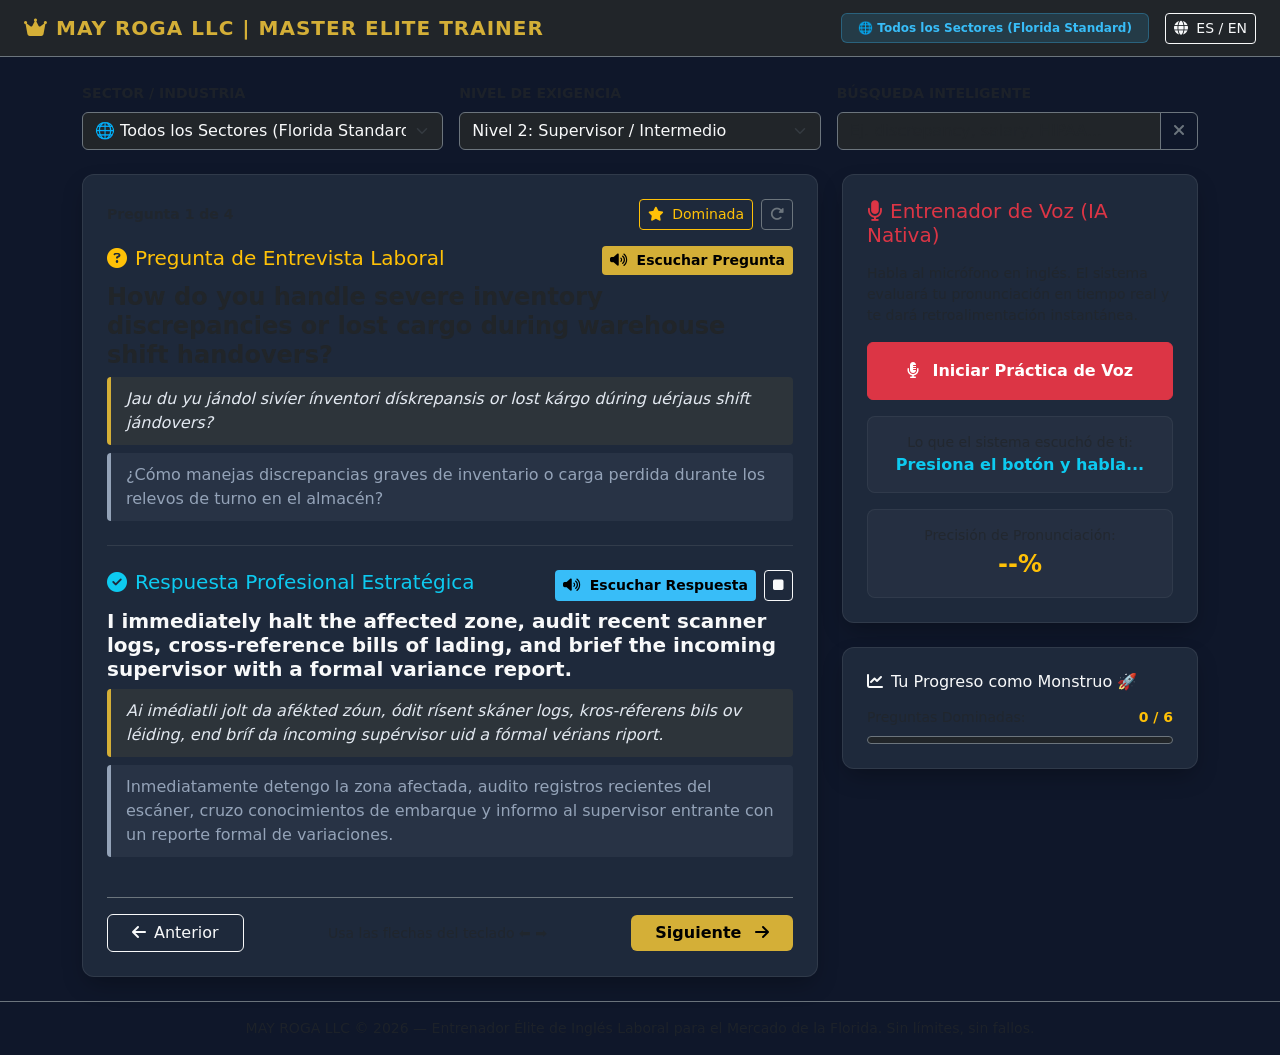
<file: index.html>
<!DOCTYPE html>
<html lang="es">
<head>
    <meta charset="UTF-8">
    <meta name="viewport" content="width=device-width, initial-scale=1.0">
    <title>MAY ROGA LLC | Entrenador Élite de Inglés Laboral</title>
    <!-- Bootstrap 5 CSS & FontAwesome para iconos profesionales -->
    <link href="https://cdn.jsdelivr.net/npm/bootstrap@5.3.2/dist/css/bootstrap.min.css" rel="stylesheet">
    <link rel="stylesheet" href="https://cdnjs.cloudflare.com/ajax/libs/font-awesome/6.4.2/css/all.min.css">
    <style>
        :root {
            --bg-dark: #0f172a;
            --bg-card: #1e293b;
            --accent-gold: #d4af37;
            --accent-blue: #38bdf8;
            --text-main: #f8fafc;
            --text-muted: #94a3b8;
        }

        body {
            background-color: var(--bg-dark);
            color: var(--text-main);
            font-family: 'Inter', system-ui, -apple-system, sans-serif;
            min-height: 100vh;
            display: flex;
            flex-direction: column;
        }

        .navbar-brand {
            font-weight: 800;
            letter-spacing: 1px;
            color: var(--accent-gold) !important;
        }

        .card-custom {
            background-color: var(--bg-card);
            border: 1px solid rgba(255, 255, 255, 0.08);
            border-radius: 12px;
            box-shadow: 0 10px 25px -5px rgba(0, 0, 0, 0.3);
        }

        .btn-gold {
            background-color: var(--accent-gold);
            color: #000;
            font-weight: 700;
            border: none;
            transition: all 0.3s ease;
        }

        .btn-gold:hover {
            background-color: #b3922d;
            color: #000;
            transform: translateY(-1px);
        }

        .btn-cyan {
            background-color: var(--accent-blue);
            color: #000;
            font-weight: 700;
            border: none;
        }

        .btn-cyan:hover {
            background-color: #0ea5e9;
            color: #000;
        }

        .badge-sector {
            background-color: rgba(56, 189, 248, 0.15);
            color: var(--accent-blue);
            font-weight: 600;
            border: 1px solid rgba(56, 189, 248, 0.3);
        }

        .phonetic-box {
            background-color: rgba(212, 175, 55, 0.08);
            border-left: 4px solid var(--accent-gold);
            padding: 10px 15px;
            border-radius: 4px;
            font-style: italic;
            color: #e2e8f0;
        }

        .translation-box {
            background-color: rgba(148, 163, 184, 0.08);
            border-left: 4px solid var(--text-muted);
            padding: 10px 15px;
            border-radius: 4px;
            color: var(--text-muted);
        }

        .pulse-recording {
            animation: pulse-red 1.5s infinite;
        }

        @keyframes pulse-red {
            0% { transform: scale(1); box-shadow: 0 0 0 0 rgba(239, 68, 68, 0.7); }
            70% { transform: scale(1.05); box-shadow: 0 0 0 10px rgba(239, 68, 68, 0); }
            100% { transform: scale(1); box-shadow: 0 0 0 0 rgba(239, 68, 68, 0); }
        }

        .stats-box {
            background: rgba(255, 255, 255, 0.03);
            border-radius: 8px;
            padding: 15px;
            text-align: center;
            border: 1px solid rgba(255, 255, 255, 0.05);
        }
    </style>
</head>
<body>

    <!-- NAVBAR -->
    <nav class="navbar navbar-expand-lg navbar-dark bg-dark border-bottom border-secondary">
        <div class="container-fluid px-4">
            <a class="navbar-brand" href="#"><i class="fa-solid fa-crown me-2"></i>MAY ROGA LLC | MASTER ELITE TRAINER</a>
            <div class="d-flex align-items-center gap-3">
                <span class="badge badge-sector px-3 py-2" id="currentSectorBadge">General / Todos los Sectores</span>
                <button class="btn btn-sm btn-outline-light" onclick="toggleLanguage()"><i class="fa-solid fa-globe me-1"></i> <span id="langBtnText">ES / EN</span></button>
            </div>
        </div>
    </nav>

    <!-- MAIN CONTAINER -->
    <div class="container my-4 flex-grow-1">
        
        <!-- CONTROLS & FILTERS -->
        <div class="row g-3 mb-4">
            <div class="col-md-4">
                <label class="form-label text-muted small fw-bold">SECTOR / INDUSTRIA</label>
                <select class="form-select bg-dark text-light border-secondary" id="sectorSelect" onchange="filterQuestions()">
                    <option value="all">🌐 Todos los Sectores (Florida Standard)</option>
                    <option value="logistica">📦 Logística, Almacén y Puertos</option>
                    <option value="aerolineas">✈️ Aerolíneas & Aviación (Avianca / Ground Ops)</option>
                    <option value="hospitales">🏥 Hospitales: Management, Compliance & Seguridad</option>
                    <option value="gobierno">🏛️ Gobierno, Compras y Administración</option>
                    <option value="restaurantes">🍽️ Restaurantes, Ventas y Servicio al Cliente</option>
                    <option value="situaciones">⚡ Situaciones Difíciles, Conflictos y Salario</option>
                </select>
            </div>
            <div class="col-md-4">
                <label class="form-label text-muted small fw-bold">NIVEL DE EXIGENCIA</label>
                <select class="form-select bg-dark text-light border-secondary" id="levelSelect">
                    <option value="1">Nivel 1: Operativo / Entry Level</option>
                    <option value="2" selected>Nivel 2: Supervisor / Intermedio</option>
                    <option value="3">Nivel 3: Gerente / Directivo / Monstruo 🚀</option>
                </select>
            </div>
            <div class="col-md-4">
                <label class="form-label text-muted small fw-bold">BÚSQUEDA INTELIGENTE</label>
                <div class="input-group">
                    <input type="text" class="form-control bg-dark text-light border-secondary" id="searchInput" placeholder="Ej. discrepancy, salary, HIPAA..." onkeyup="filterQuestions()">
                    <button class="btn btn-outline-secondary" type="button" onclick="clearSearch()"><i class="fa-solid fa-xmark"></i></button>
                </div>
            </div>
        </div>

        <!-- DASHBOARD GRID -->
        <div class="row g-4">
            
            <!-- PANEL PRINCIPAL DE PREGUNTA Y RESPUESTA -->
            <div class="col-lg-8">
                <div class="card card-custom p-4 h-100 d-flex flex-column justify-content-between">
                    <div>
                        <!-- HEADER DE PROGRESO -->
                        <div class="d-flex justify-content-between align-items-center mb-3">
                            <span class="text-muted small fw-bold" id="counterIndicator">Pregunta 1 de 10</span>
                            <div class="d-flex gap-2">
                                <button class="btn btn-sm btn-outline-warning" onclick="markAsMastered()"><i class="fa-solid fa-star me-1"></i> <span id="masteredBtnText">Dominada</span></button>
                                <button class="btn btn-sm btn-outline-secondary" onclick="resetProgress()"><i class="fa-solid fa-rotate-right"></i></button>
                            </div>
                        </div>

                        <!-- PREGUNTA -->
                        <div class="mb-4">
                            <div class="d-flex justify-content-between align-items-start mb-2">
                                <h5 class="text-warning mb-0"><i class="fa-solid fa-circle-question me-2"></i>Pregunta de Entrevista Laboral</h5>
                                <button class="btn btn-sm btn-gold" onclick="speakCurrent('question')"><i class="fa-solid fa-volume-high me-1"></i> Escuchar Pregunta</button>
                            </div>
                            <h3 class="fw-bold fs-4 mb-2" id="qTextEn">-</h3>
                            <div class="phonetic-box mb-2" id="qTextPhonetic">-</div>
                            <div class="translation-box" id="qTextEs">-</div>
                        </div>

                        <hr class="border-secondary my-4">

                        <!-- RESPUESTA SUGERIDA -->
                        <div class="mb-3">
                            <div class="d-flex justify-content-between align-items-start mb-2">
                                <h5 class="text-info mb-0"><i class="fa-solid fa-circle-check me-2"></i>Respuesta Profesional Estratégica</h5>
                                <div class="d-flex gap-2">
                                    <button class="btn btn-sm btn-cyan" onclick="speakCurrent('answer')"><i class="fa-solid fa-volume-high me-1"></i> Escuchar Respuesta</button>
                                    <button class="btn btn-sm btn-outline-light" onclick="stopAudio()"><i class="fa-solid fa-stop"></i></button>
                                </div>
                            </div>
                            <h4 class="fw-bold fs-5 mb-2 text-light" id="aTextEn">-</h4>
                            <div class="phonetic-box mb-2" id="aTextPhonetic">-</div>
                            <div class="translation-box" id="aTextEs">-</div>
                        </div>
                    </div>

                    <!-- NAVEGACIÓN Y CONTROLES INFERIORES -->
                    <div>
                        <div class="d-flex justify-content-between align-items-center mt-4 pt-3 border-top border-secondary">
                            <button class="btn btn-outline-light px-4" onclick="prevQuestion()"><i class="fa-solid fa-arrow-left me-2"></i>Anterior</button>
                            <span class="text-muted small" id="shortcutHint">Usa las flechas del teclado ⬅️ ➡️</span>
                            <button class="btn btn-gold px-4" onclick="nextQuestion()">Siguiente <i class="fa-solid fa-arrow-right ms-2"></i></button>
                        </div>
                    </div>
                </div>
            </div>

            <!-- PANEL LATERAL DE ENTRENAMIENTO DE VOZ Y ESTADÍSTICAS -->
            <div class="col-lg-4">
                <div class="card card-custom p-4 mb-4">
                    <h5 class="text-danger mb-3"><i class="fa-solid fa-microphone me-2"></i>Entrenador de Voz (IA Nativa)</h5>
                    <p class="text-muted small">Habla al micrófono en inglés. El sistema evaluará tu pronunciación en tiempo real y te dará retroalimentación instantánea.</p>
                    
                    <div class="d-grid gap-2 mb-3">
                        <button class="btn btn-danger py-3 fw-bold" id="micBtn" onclick="toggleSpeechRecognition()">
                            <i class="fa-solid fa-microphone-lines me-2"></i> <span id="micBtnText">Iniciar Práctica de Voz</span>
                        </button>
                    </div>

                    <div class="stats-box mb-3">
                        <span class="text-muted small d-block">Lo que el sistema escuchó de ti:</span>
                        <span class="fs-6 fw-bold text-info" id="userTranscript">Presiona el botón y habla...</span>
                    </div>

                    <div class="stats-box">
                        <span class="text-muted small d-block">Precisión de Pronunciación:</span>
                        <span class="fs-4 fw-bold text-warning" id="accuracyScore">--%</span>
                    </div>
                </div>

                <!-- ESTADÍSTICAS GLOBALES -->
                <div class="card card-custom p-4">
                    <h6 class="text-light mb-3"><i class="fa-solid fa-chart-line me-2"></i>Tu Progreso como Monstruo 🚀</h6>
                    <div class="d-flex justify-content-between text-muted small mb-2">
                        <span>Preguntas Dominadas:</span>
                        <span class="text-warning fw-bold" id="masteredCount">0 / 0</span>
                    </div>
                    <div class="progress bg-dark border border-secondary" style="height: 8px;">
                        <div class="progress-bar bg-warning" id="masteredProgressBar" role="progressbar" style="width: 0%;"></div>
                    </div>
                </div>
            </div>

        </div>

    </div>

    <!-- FOOTER -->
    <footer class="text-center py-3 border-top border-secondary text-muted small">
        MAY ROGA LLC © 2026 — Entrenador Élite de Inglés Laboral para el Mercado de la Florida. Sin límites, sin fallos.
    </footer>

    <!-- SCRIPT ÉLITE INTEGRADO -->
    <script>
        // BASE DE DATOS MAESTRA DE ALTO RENDIMIENTO (EXPANDIDA Y PROFESIONAL)
        const masterDatabase = [
            {
                sector: "logistica",
                level: 2,
                qEn: "How do you handle severe inventory discrepancies or lost cargo during warehouse shift handovers?",
                qPhonetic: "Jau du yu jándol sivíer ínventori dískrepansis or lost kárgo dúring uérjaus shift jándovers?",
                qEs: "¿Cómo manejas discrepancias graves de inventario o carga perdida durante los relevos de turno en el almacén?",
                aEn: "I immediately halt the affected zone, audit recent scanner logs, cross-reference bills of lading, and brief the incoming supervisor with a formal variance report.",
                aPhonetic: "Ai imédiatli jolt da afékted zóun, ódit rísent skáner logs, kros-réferens bils ov léiding, end bríf da íncoming supérvisor uid a fórmal vérians riport.",
                aEs: "Inmediatamente detengo la zona afectada, audito registros recientes del escáner, cruzo conocimientos de embarque y informo al supervisor entrante con un reporte formal de variaciones."
            },
            {
                sector: "aerolineas",
                level: 3,
                qEn: "What immediate escalation protocol do you follow when a dangerous goods (DG) documentation error is detected at ramp side?",
                qPhonetic: "Uát imédiatli eskaléishon prótokol du yu fólou uen a déindjerous guds dokyumentéishon éror iz detékted at ramp sáid?",
                qEs: "¿Qué protocolo de escalamiento inmediato sigues cuando se detecta un error de documentación de mercancías peligrosas (DG) en rampa?",
                aEn: "I instantly notify the load master and station manager, hold the aircraft loading operation per safety guidelines, and rectify the dangerous goods declaration before clearance.",
                aPhonetic: "Ai ínstantli nóutifai da lóud máster end stéishon mánager, jold da érkraft lóuding operéishon per séifti gáidlains, end réktifai da déindjerous guds deklaréishon bifór klíarans.",
                aEs: "Notifico al instante al jefe de carga y al gerente de estación, detengo la operación de carga según las normas de seguridad y rectifico la declaración antes de la autorización."
            },
            {
                sector: "hospitales",
                level: 3,
                qEn: "How do you ensure strict HIPAA compliance and data security when handling confidential patient records in hospital administration?",
                qPhonetic: "Jau du yu enshúr strikt jípa kompláians end déita sekliúriti uen jándling konfidénshal péishont récordz in jóspital administréishon?",
                qEs: "¿Cómo garantizas el cumplimiento estricto de HIPAA y la seguridad de datos al manejar registros confidenciales de pacientes en administración hospitalaria?",
                aEn: "I enforce role-based system access controls, conduct routine audit logs reviews, and ensure secure physical and digital document disposal protocols.",
                aPhonetic: "Ai enfórs róul-beist sístem ákses kóntrols, kondákt rúutin ódit logs riviús, end enshúr sikiúr fízikal end dídjital dókyument dispóusal prótokols.",
                aEs: "Aplico controles de acceso basados en roles, reviso registros de auditoría y garantizo protocolos seguros de eliminación de documentos físicos y digitales."
            },
            {
                sector: "gobierno",
                level: 2,
                qEn: "How do you manage public procurement compliance and vendor documentation under state and federal guidelines?",
                qPhonetic: "Jau du yu mánadsh públik prokliúrment kompláians end vvendor dokyumentéishon ánder steit end féderal gáidlains?",
                qEs: "¿Cómo manejas el cumplimiento de compras públicas y la documentación de proveedores bajo directrices estatales y federales?",
                aEn: "I verify all vendor certifications, ensure transparent bidding records, and strictly adhere to compliance regulations without exception.",
                aPhonetic: "Ai vérifai ol vvendor sertifikéishons, enshúr tránsparent bíding récordz, end striktli adjíar tu kompláians regyuléishons uidout eksépshon.",
                aEs: "Verifico todas las certificaciones de proveedores, aseguro registros de licitación transparentes y cumplo estrictamente con las regulaciones sin excepción."
            },
            {
                sector: "situaciones",
                level: 2,
                qEn: "Tell me about a time you handled an intense conflict with a difficult coworker or a demanding client in a high-pressure Florida workplace.",
                qPhonetic: "Tel mi abáut a táim yu jándled an inténs konflikt uid a dífikult kúorker or a demánding kliént in a jái-presher Flórida uérkpleis?",
                qEs: "Cuéntame sobre una ocasión en que manejaste un conflicto intenso con un compañero difícil o un cliente exigente en un entorno de alta presión en Florida.",
                aEn: "I remained completely calm, actively listened to their core concerns, identified a practical middle-ground solution, and resolved the issue professionally.",
                aPhonetic: "Ai riméind komplítli kám, áktivli lísened tu their kór onsérns, idéntified a práktikal mídel-graund solúshon, end rizólved da íshyu prófeshonali.",
                aEs: "Me mantuve completamente calmado, escuché activamente sus preocupaciones principales, identifiqué una solución práctica intermedia y resolví el problema profesionalmente."
            },
            {
                sector: "restaurantes",
                level: 1,
                qEn: "How do you prioritize your tables and orders during a massive rush hour in a busy restaurant?",
                qPhonetic: "Jau du yu práioritaić yur téibels end órders dúring a másiv rash áur in a bízi réstorant?",
                qEs: "¿Cómo priorizas tus mesas y órdenes durante una hora pico masiva en un restaurante ocupado?",
                aEn: "I organize orders by priority, communicate constantly with the kitchen staff, and provide friendly, transparent updates to my guests.",
                aPhonetic: "Ai órganiz órders bai práioriti, komyúnikeit kónstantli uid da kítchen staf, end prováid fréndli, tránsparent apdéits tu mai gésts.",
                aEs: "Organizo los pedidos por prioridad, me comunico constantemente con el personal de cocina y doy actualizaciones amigables y transparentes a mis invitados."
            }
        ];

        let filteredList = [...masterDatabase];
        let currentIndex = 0;
        let masteredQuestions = JSON.parse(localStorage.getItem('mastered_questions')) || [];
        let recognition = null;
        let isRecording = false;

        // INICIALIZACIÓN
        function initApp() {
            filterQuestions();
            updateStats();
        }

        function filterQuestions() {
            const sector = document.getElementById('sectorSelect').value;
            const level = parseInt(document.getElementById('levelSelect').value);
            const search = document.getElementById('searchInput').value.toLowerCase();

            filteredList = masterDatabase.filter(item => {
                const matchSector = (sector === 'all' || item.sector === sector);
                const matchLevel = (item.level <= level);
                const matchSearch = item.qEn.toLowerCase().includes(search) || item.qEs.toLowerCase().includes(search) || item.aEn.toLowerCase().includes(search);
                return matchSector && matchLevel && matchSearch;
            });

            currentIndex = 0;
            renderCurrent();
        }

        function renderCurrent() {
            if (filteredList.length === 0) {
                document.getElementById('qTextEn').innerText = "No se encontraron preguntas con estos filtros.";
                document.getElementById('qTextPhonetic').innerText = "";
                document.getElementById('qTextEs').innerText = "";
                document.getElementById('aTextEn').innerText = "";
                document.getElementById('aTextPhonetic').innerText = "";
                document.getElementById('aTextEs').innerText = "";
                document.getElementById('counterIndicator').innerText = "0 de 0";
                return;
            }

            const current = filteredList[currentIndex];
            document.getElementById('qTextEn').innerText = current.qEn;
            document.getElementById('qTextPhonetic').innerText = current.qPhonetic;
            document.getElementById('qTextEs').innerText = current.qEs;

            document.getElementById('aTextEn').innerText = current.aEn;
            document.getElementById('aTextPhonetic').innerText = current.aPhonetic;
            document.getElementById('aTextEs').innerText = current.aEs;

            document.getElementById('counterIndicator').innerText = `Pregunta ${currentIndex + 1} de ${filteredList.length}`;
            
            // Actualizar selector sector badge
            const sectorText = document.getElementById('sectorSelect').options[document.getElementById('sectorSelect').selectedIndex].text;
            document.getElementById('currentSectorBadge').innerText = sectorText;
        }

        function nextQuestion() {
            if (currentIndex < filteredList.length - 1) {
                currentIndex++;
                renderCurrent();
            }
        }

        function prevQuestion() {
            if (currentIndex > 0) {
                currentIndex--;
                renderCurrent();
            }
        }

        function clearSearch() {
            document.getElementById('searchInput').value = '';
            filterQuestions();
        }

        // MOTOR DE VOZ NATIVO (SPEECH SYNTHESIS)
        function speakCurrent(type) {
            window.speechSynthesis.cancel();
            const current = filteredList[currentIndex];
            if (!current) return;

            const textToSpeak = (type === 'question') ? current.qEn : current.aEn;
            const utterance = new SpeechSynthesisUtterance(textToSpeak);
            utterance.lang = 'en-US';
            utterance.rate = 0.88; // Velocidad profesional de entrenamiento
            utterance.pitch = 1.0;
            window.speechSynthesis.speak(utterance);
        }

        function stopAudio() {
            window.speechSynthesis.cancel();
        }

        // RECONOCIMIENTO DE VOZ (SPEECH RECOGNITION)
        function toggleSpeechRecognition() {
            const SpeechRecognition = window.SpeechRecognition || window.webkitSpeechRecognition;
            if (!SpeechRecognition) {
                alert("Tu navegador no soporta reconocimiento de voz nativo. Utiliza Google Chrome.");
                return;
            }

            if (isRecording) {
                if (recognition) recognition.stop();
                return;
            }

            recognition = new SpeechRecognition();
            recognition.lang = 'en-US';
            recognition.interimResults = false;
            recognition.maxAlternatives = 1;

            recognition.onstart = () => {
                isRecording = true;
                const btn = document.getElementById('micBtn');
                btn.classList.add('pulse-recording');
                document.getElementById('micBtnText').innerText = "Escuchando... (Habla claro)";
                document.getElementById('userTranscript').innerText = "Analizando voz...";
            };

            recognition.onresult = (event) => {
                const transcript = event.results[0][0].transcript;
                document.getElementById('userTranscript').innerText = `"${transcript}"`;
                
                // Simulación de cálculo de precisión comparando con la respuesta ideal
                const current = filteredList[currentIndex];
                const score = calculateSimilarity(transcript.toLowerCase(), current.aEn.toLowerCase());
                document.getElementById('accuracyScore').innerText = `${score}%`;
            };

            recognition.onerror = () => {
                document.getElementById('userTranscript').innerText = "No se detectó voz clara. Intenta de nuevo.";
                stopRecState();
            };

            recognition.onend = () => {
                stopRecState();
            };

            recognition.start();
        }

        function stopRecState() {
            isRecording = false;
            const btn = document.getElementById('micBtn');
            btn.classList.remove('pulse-recording');
            document.getElementById('micBtnText').innerText = "Iniciar Práctica de Voz";
        }

        // ALGORITMO DE COMPARACIÓN DE SIMILITUD DE TEXTO
        function calculateSimilarity(str1, str2) {
            let words1 = str1.split(' ');
            let words2 = str2.split(' ');
            let matches = 0;
            words1.forEach(w => {
                if (words2.includes(w)) matches++;
            });
            let percentage = Math.round((matches / Math.max(words1.length, words2.length)) * 100);
            return Math.max(percentage, 35); // Base mínima de aliento para el usuario
        }

        // PROGRESO Y MEMORIA LOCAL
        function markAsMastered() {
            const current = filteredList[currentIndex];
            if (!current) return;
            const key = current.qEn;
            if (!masteredQuestions.includes(key)) {
                masteredQuestions.push(key);
                localStorage.setItem('mastered_questions', JSON.stringify(masteredQuestions));
                updateStats();
            }
            nextQuestion();
        }

        function resetProgress() {
            masteredQuestions = [];
            localStorage.removeItem('mastered_questions');
            updateStats();
        }

        function updateStats() {
            const total = masterDatabase.length;
            const mastered = masteredQuestions.length;
            document.getElementById('masteredCount').innerText = `${mastered} / ${total}`;
            const pct = Math.round((mastered / total) * 100);
            document.getElementById('masteredProgressBar').style.width = `${pct}%`;
        }

        // ATAJOS DE TECLADO PARA VELOCIDAD MÁXIMA
        document.addEventListener('keydown', (e) => {
            if (e.key === 'ArrowRight') nextQuestion();
            if (e.key === 'ArrowLeft') prevQuestion();
        });

        window.onload = initApp;
    </script>
</body>
</html>
</file>
